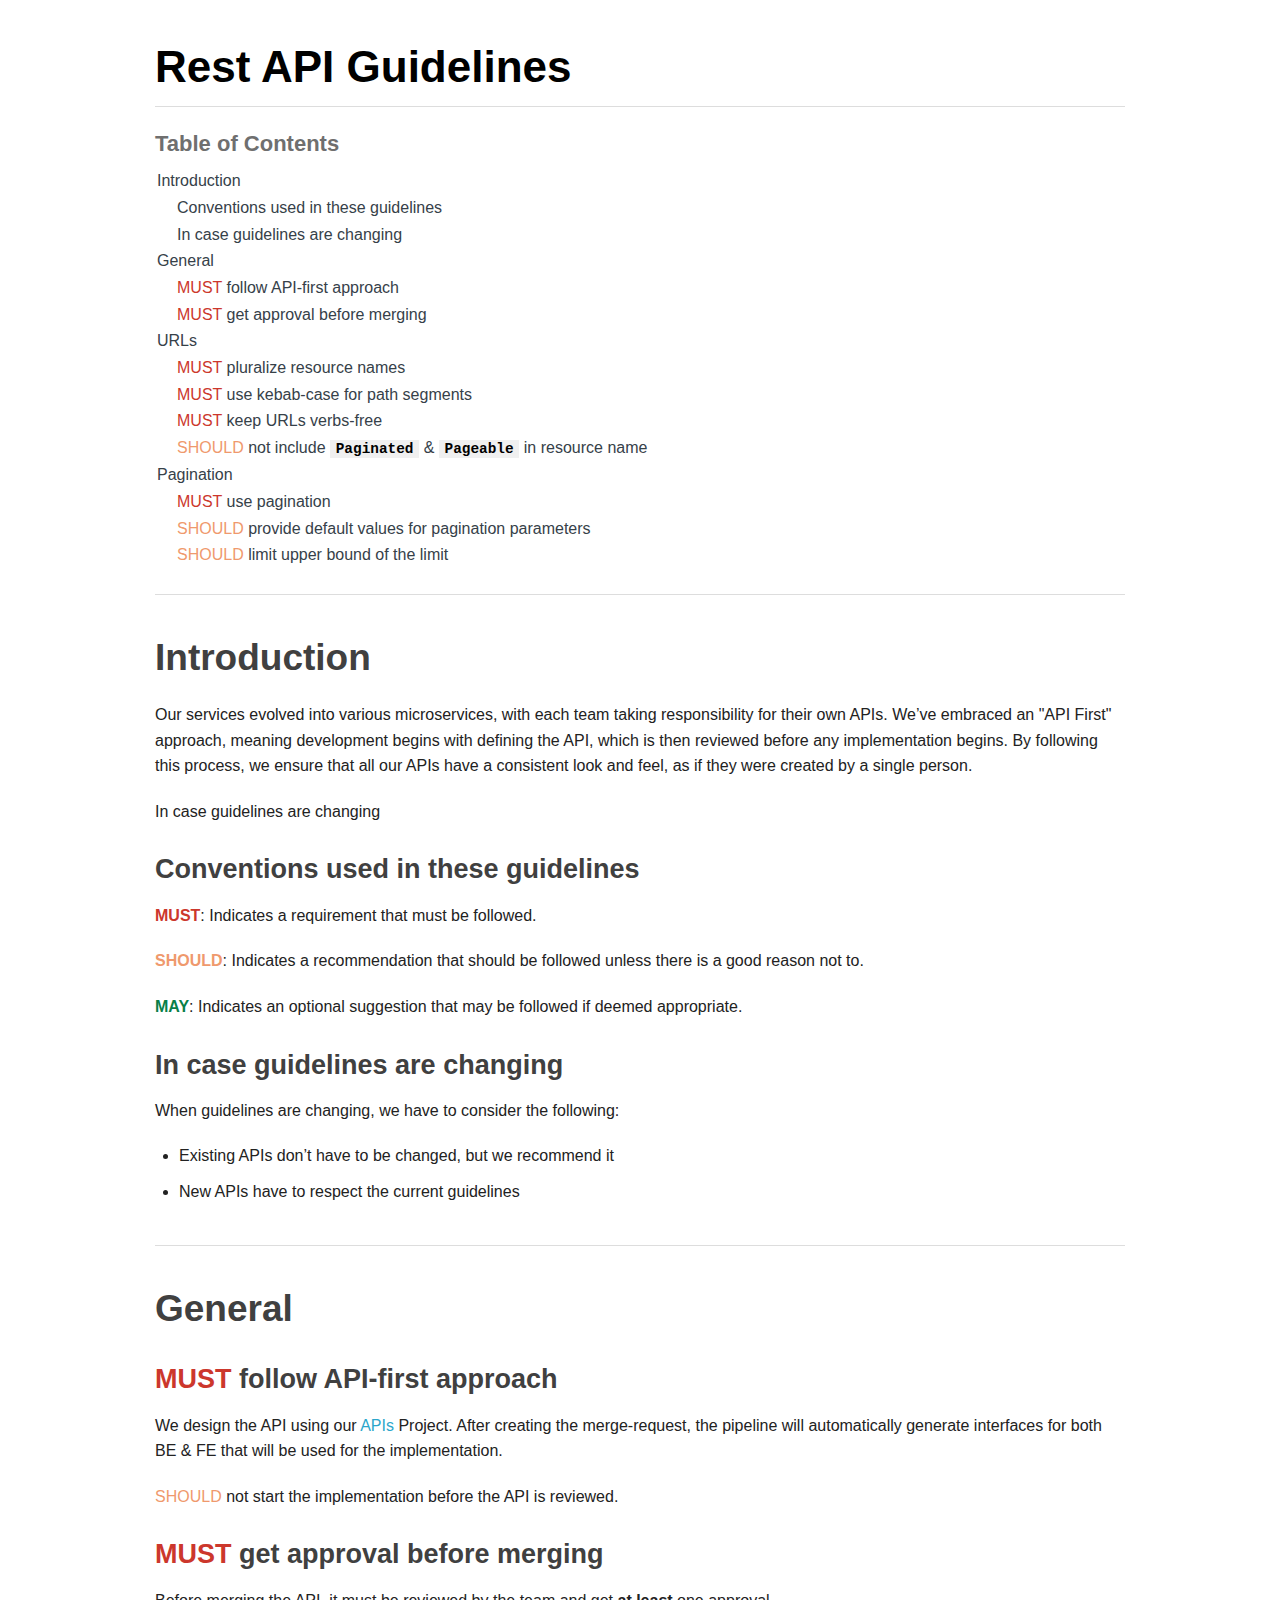
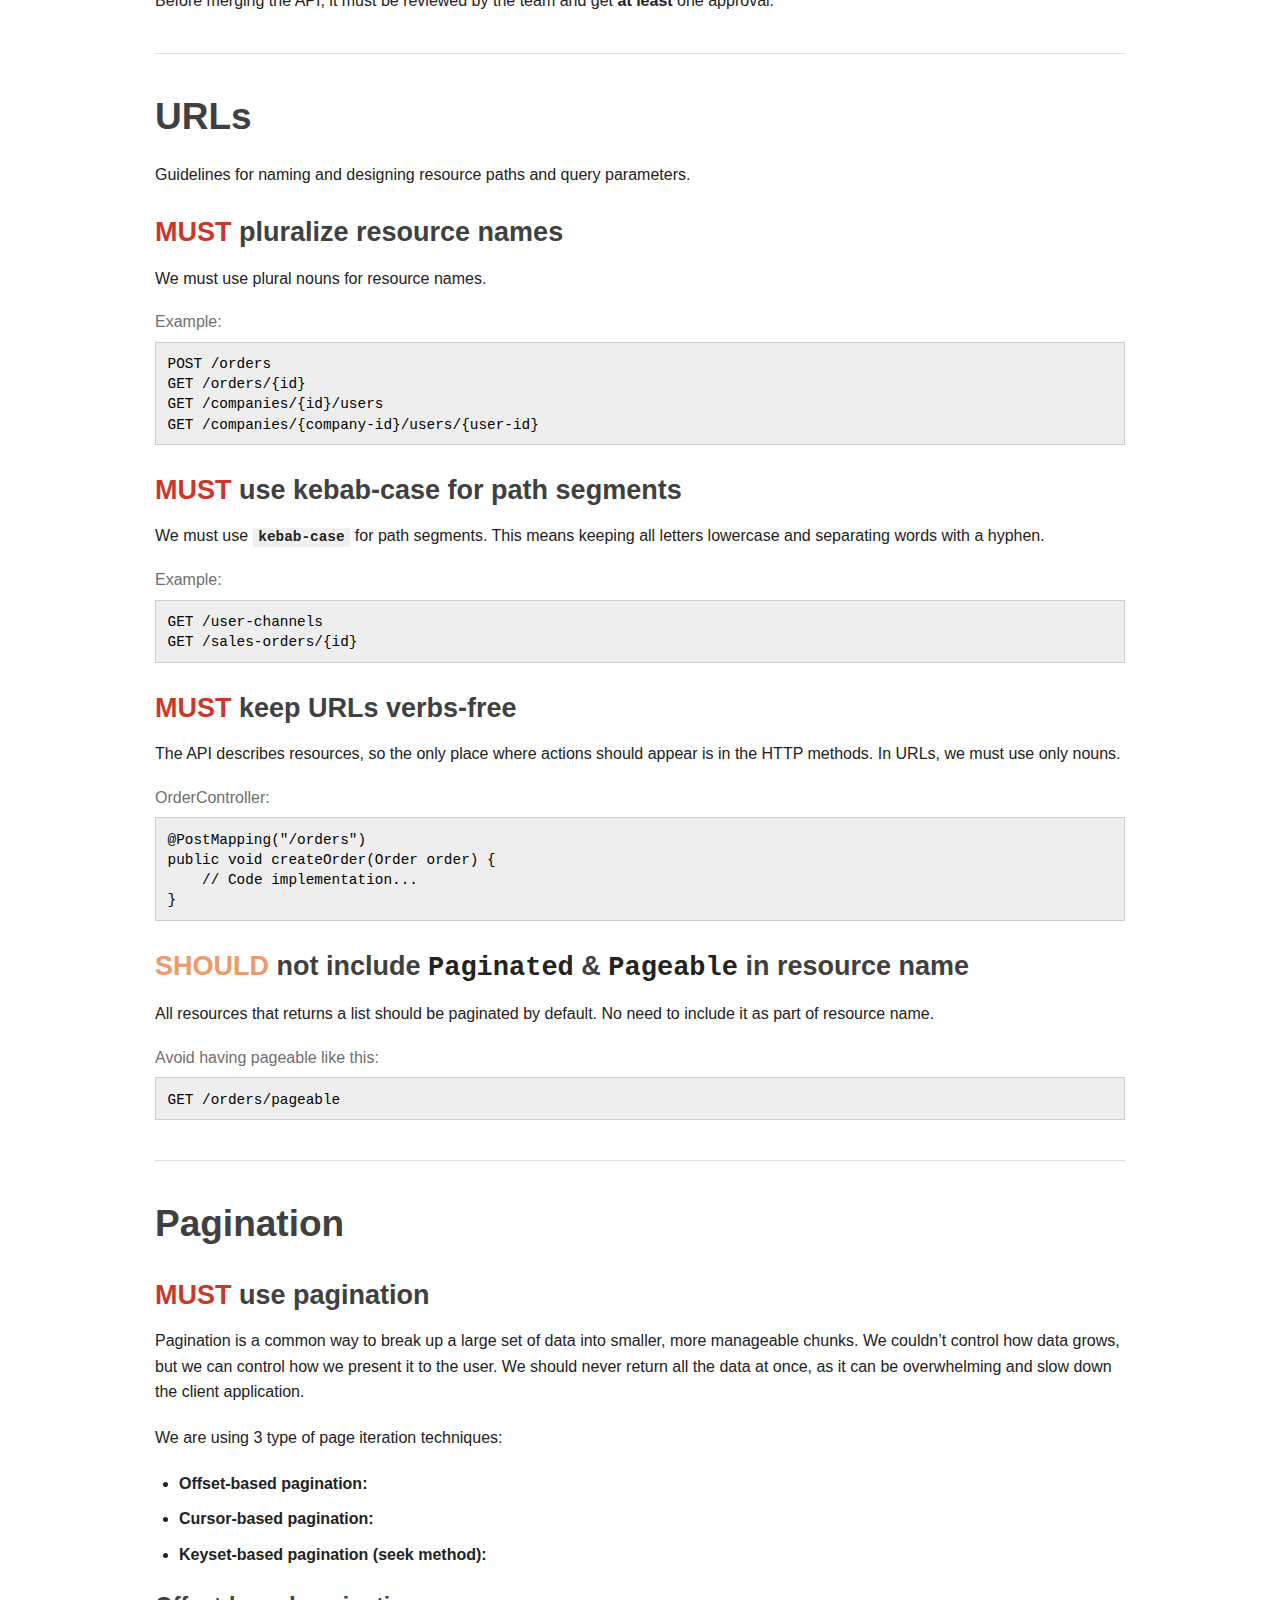
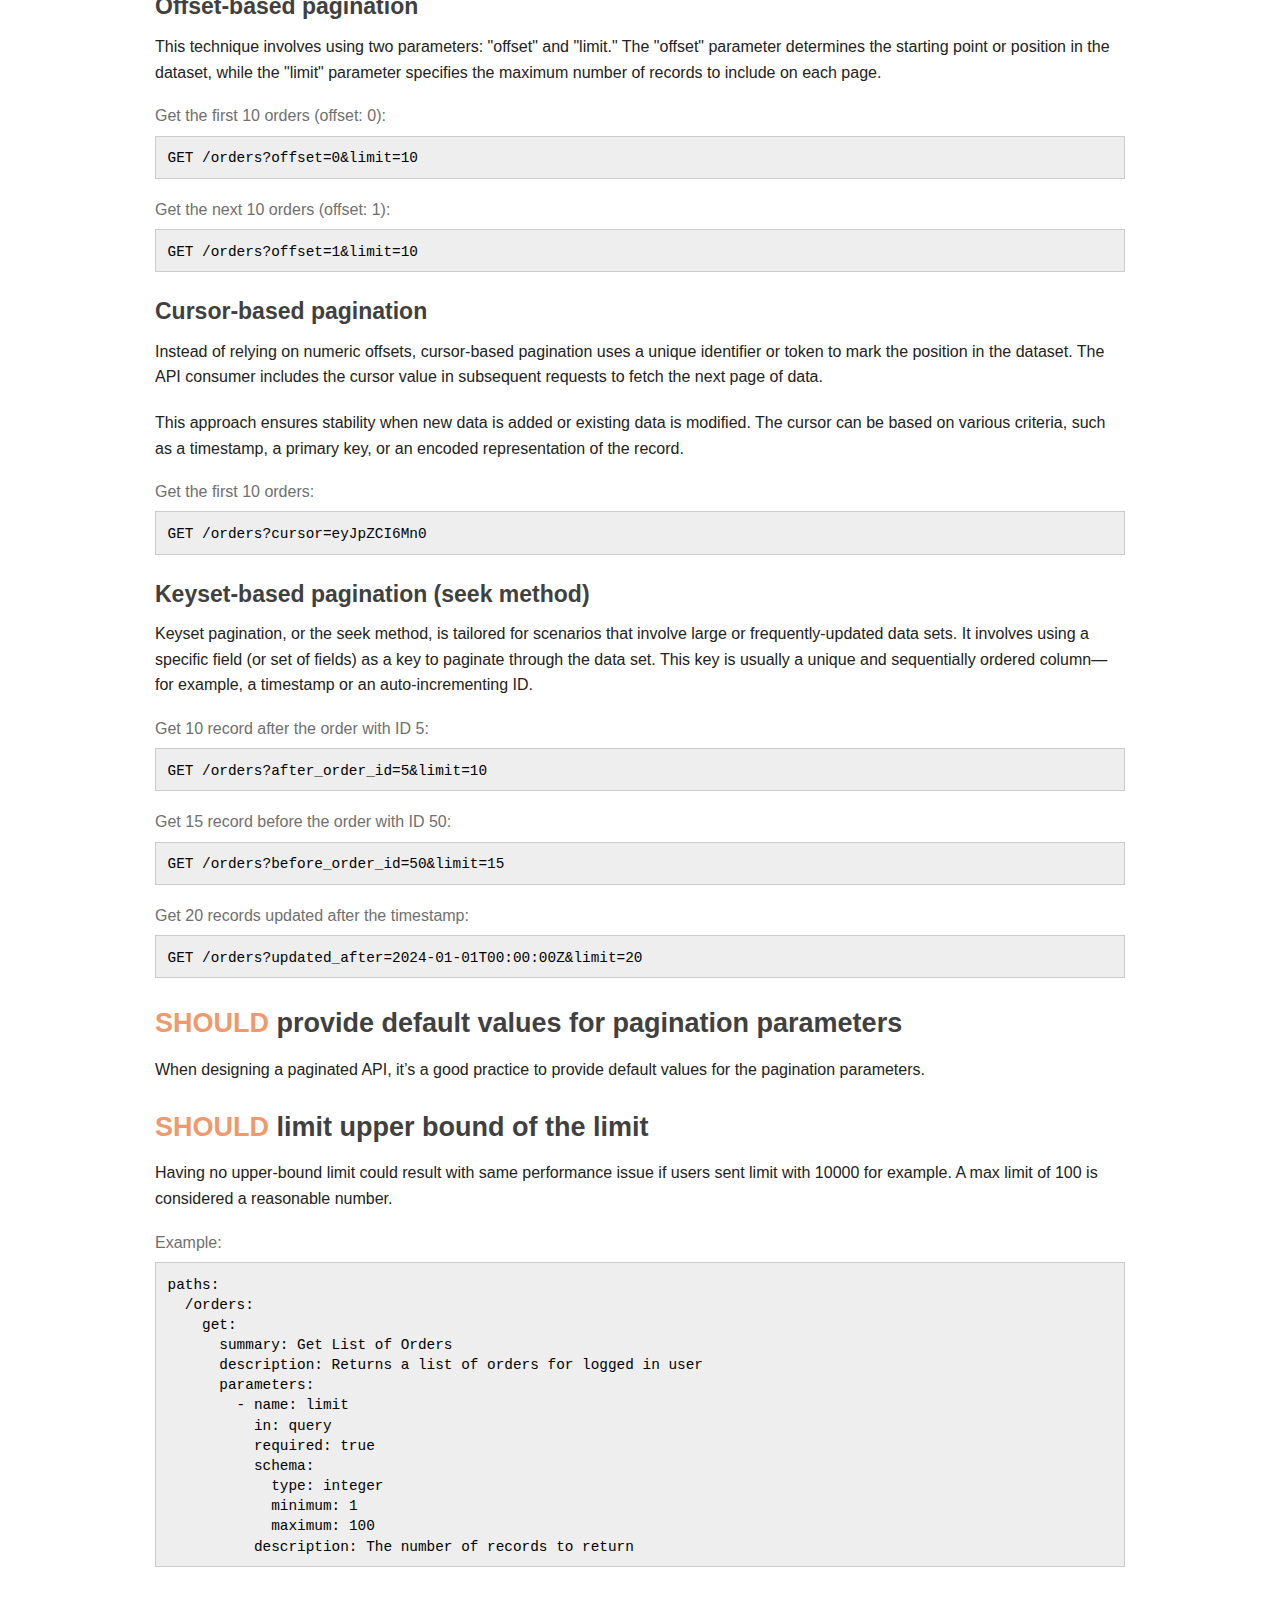
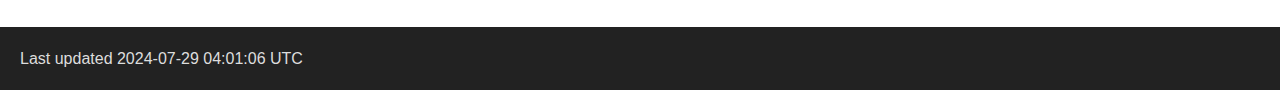
<file: docs/index.html>
<!DOCTYPE html>
<html lang="en">
<head>
<meta charset="UTF-8">
<meta http-equiv="X-UA-Compatible" content="IE=edge">
<meta name="viewport" content="width=device-width, initial-scale=1.0">
<meta name="generator" content="Asciidoctor 2.0.23">
<title>Rest API Guidelines</title>
<style>
:root {
  --cps-light-color-text-danger: #cc372c;
  --cps-light-color-text-warning: #ef996d;
  --cps-light-color-text-success: #087f48;
  --cps-light-color-text-informative: #026d9f;
}

article, footer, header, summary {
  display: block;
}

html {
  font-family: sans-serif;
  -ms-text-size-adjust: 100%;
  -webkit-text-size-adjust: 100%;
}

body {
  margin: 0;
}

a {
  background: transparent;
}

a:focus {
  outline: thin dotted;
}

a:active, a:hover {
  outline: 0;
}

h1 {
  font-size: 2em;
  margin: 0.67em 0;
  color: red;
}

strong {
  font-weight: bold;
}

mark {
  background: #ff0;
  color: #000;
}

code, pre {
  font-family: monospace, serif;
  font-size: 1em;
}

pre {
  white-space: pre-wrap;
}

*, *:before, *:after {
  -moz-box-sizing: border-box;
  -webkit-box-sizing: border-box;
  box-sizing: border-box;
}

html, body {
  font-size: 100%;
}

body {
  background: white;
  color: #222222;
  padding: 0;
  margin: 0;
  font-family: "Helvetica Neue", "Helvetica", Helvetica, Arial, sans-serif;
  font-weight: normal;
  font-style: normal;
  line-height: 1;
  position: relative;
  cursor: auto;
}

a:hover {
  cursor: pointer;
}

.listingblock > .title, .paragraph > .title, .ulist > .title {
  line-height: 1.4;
  color: #6f6f6f;
  font-weight: 300;
  margin-top: 0.2em;
  margin-bottom: 0.5em;
}

div, ul, li, h1, h2, h3, #toctitle, h4, pre, p {
  margin: 0;
  padding: 0;
  direction: ltr;
}

a {
  color: #2ba6cb;
  text-decoration: none;
  line-height: inherit;
}

a:hover, a:focus {
  color: #2795b6;
}

p {
  font-family: inherit;
  font-weight: normal;
  font-size: 1em;
  line-height: 1.6;
  margin-bottom: 1.25em;
  text-rendering: optimizeLegibility;
}

h1, h2, h3, #toctitle, h4 {
  font-family: "Helvetica Neue", "Helvetica", Helvetica, Arial, sans-serif;
  font-weight: bold;
  font-style: normal;
  color: #222222;
  text-rendering: optimizeLegibility;
  margin-top: 1em;
  margin-bottom: 0.5em;
  line-height: 1.2125em;
}

h1 {
  font-size: 2.125em;
}

h2 {
  font-size: 1.6875em;
}

h3, #toctitle {
  font-size: 1.375em;
}

h4 {
  font-size: 1.125em;
}

strong {
  font-weight: bold;
  line-height: inherit;
}

code {
  font-family: Consolas, "Liberation Mono", Courier, monospace;
  font-weight: bold;
  color: #7f0a0c;
}

ul {
  font-size: 1em;
  line-height: 1.6;
  margin-bottom: 1.25em;
  list-style-position: outside;
  font-family: inherit;
}

ul {
  margin-left: 1.5em;
}

ul li ul {
  margin-left: 1.25em;
  margin-bottom: 0;
  font-size: 1em;
}

@media only screen and (min-width: 768px) {
  h1, h2, h3, #toctitle, h4 {
    line-height: 1.4;
  }
  h1 {
    font-size: 2.75em;
  }
  h2 {
    font-size: 2.3125em;
  }
  h3, #toctitle {
    font-size: 1.6875em;
  }
  h4 {
    font-size: 1.4375em;
  }
}

body {
  -moz-osx-font-smoothing: grayscale;
  -webkit-font-smoothing: antialiased;
  tab-size: 4;
}

h1, h2, h3, #toctitle, h4 {
  line-height: 1.4;
}

:not(pre):not([class^=L]) > code {
  font-size: inherit;
  font-style: normal !important;
  letter-spacing: 0;
  padding: 0;
  line-height: inherit;
  word-wrap: break-word;
}

pre, pre > code {
  line-height: 1.4;
  color: black;
  font-family: monospace, serif;
  font-weight: normal;
}

strong strong {
  font-weight: normal;
}

#header, #content, #footer {
  width: 100%;
  margin-left: auto;
  margin-right: auto;
  margin-top: 0;
  margin-bottom: 0;
  max-width: 62.5em;
  *zoom: 1;
  position: relative;
  padding-left: 0.9375em;
  padding-right: 0.9375em;
}

#header:before, #header:after, #content:before, #content:after, #footer:before, #footer:after {
  content: " ";
  display: table;
}

#header:after, #content:after, #footer:after {
  clear: both;
}

#content {
  margin-top: 1.25em;
}

#content:before {
  content: none;
}

#header > h1:first-child {
  color: black;
  margin-top: 2.25rem;
  margin-bottom: 0;
}

#header > h1:first-child + #toc {
  margin-top: 8px;
  border-top: 1px solid #dddddd;
}

#header > h1:only-child {
  border-bottom: 1px solid #dddddd;
  padding-bottom: 8px;
}

#content > h1:first-child:not([class]) {
  color: black;
  border-bottom: 1px solid #dddddd;
  padding-bottom: 8px;
  margin-top: 0;
  padding-top: 1rem;
  margin-bottom: 1.25rem;
}

#toc {
  border-bottom: 1px solid #dddddd;
  padding-bottom: 0.5em;
}

#toc > ul {
  margin-left: 0.125em;
}

#toc ul {
  font-family: "Helvetica Neue", "Helvetica", Helvetica, Arial, sans-serif;
  list-style-type: none;
}

#toc li {
  line-height: 1.3334;
  margin-top: 0.3334em;
}

#toc a {
  text-decoration: none;
}

#toc a:active {
  text-decoration: underline;
}

#toctitle {
  color: #6f6f6f;
  font-size: 1.2em;
}

@media only screen and (min-width: 768px) {
  #toctitle {
    font-size: 1.375em;
  }
}

#content #toc {
  border-style: solid;
  border-width: 1px;
  border-color: #d9d9d9;
  margin-bottom: 1.25em;
  padding: 1.25em;
  background: #f2f2f2;
  -webkit-border-radius: 0;
  border-radius: 0;
}

#content #toc > :first-child {
  margin-top: 0;
}

#content #toc > :last-child {
  margin-bottom: 0;
}

#footer {
  max-width: 100%;
  background-color: #222222;
  padding: 1.25em;
}

#footer-text {
  color: #dddddd;
  line-height: 1.44;
}

#content {
  margin-bottom: 0.625em;
}

.sect1 {
  padding-bottom: 0.625em;
}

@media only screen and (min-width: 768px) {
  #content {
    margin-bottom: 1.25em;
  }
  .sect1 {
    padding-bottom: 1.25em;
  }
}

.sect1:last-child {
  padding-bottom: 0;
}

.sect1 + .sect1 {
  border-top: 1px solid #dddddd;
}

.listingblock {
  margin-bottom: 1.25em;
}

.listingblock > .title, .paragraph > .title, .ulist > .title {
  text-rendering: optimizeLegibility;
  text-align: left;
}

.listingblock pre:not(.highlight), .listingblock pre[class="highlight"] {
  background: #eeeeee;
}

.listingblock pre, .listingblock pre[class] {
  border: 1px solid #cccccc;
  -webkit-border-radius: 0;
  border-radius: 0;
  word-wrap: break-word;
  overflow-x: auto;
  padding: 0.8em 0.8em 0.65em 0.8em;
  font-size: 0.9em;
}

.listingblock > .content {
  position: relative;
}

.listingblock code[data-lang]:before {
  display: none;
  content: attr(data-lang);
  position: absolute;
  font-size: 0.75em;
  top: 0.425rem;
  right: 0.5rem;
  line-height: 1;
  text-transform: uppercase;
  color: #999;
}

.listingblock:hover code[data-lang]:before {
  display: block;
}

ul > li p, .ulist .ulist {
  margin-bottom: 0.625em;
}

.listingblock pre {
  background: #eeeeee;
}

.listingblock > .title, .paragraph > .title, .ulist > .title {
  line-height: 1.4;
  color: #6f6f6f;
  font-weight: 300;
  margin-top: 0.2em;
  margin-bottom: 0.5em;
}

div, ul, li, h1, h2, h3, #toctitle, h4, pre, p {
  margin: 0;
  padding: 0;
  direction: ltr;
}

h1, h2, h3 > code {
  background: none !important;
  color: #222222;
}

a {
  color: #2ba6cb;
  text-decoration: none;
  line-height: inherit;
}

a:hover, a:focus {
  color: #2795b6;
}

p {
  font-family: inherit;
  font-weight: normal;
  font-size: 1em;
  line-height: 1.6;
  margin-bottom: 1.25em;
  text-rendering: optimizeLegibility;
}

h1, h2, h3, #toctitle, h4 {
  font-family: "Helvetica Neue", "Helvetica", Helvetica, Arial, sans-serif;
  font-weight: bold;
  font-style: normal;
  color: #404040;
  text-rendering: optimizeLegibility;
  margin-top: 1em;
  margin-bottom: 0.5em;
  line-height: 1.2125em;
}

h1 {
  font-size: 2.125em;
}

h2 {
  font-size: 1.6875em;
}

h3, #toctitle {
  font-size: 1.375em;
}

h4 {
  font-size: 1.125em;
}

strong {
  font-weight: bold;
  line-height: inherit;
}

code {
  font-family: Consolas, "Liberation Mono", Courier, monospace;
  font-weight: bold;
  color: #7f0a0c;
}

ul {
  font-size: 1em;
  line-height: 1.6;
  margin-bottom: 1.25em;
  list-style-position: outside;
  font-family: inherit;
}

ul {
  margin-left: 1.5em;
}

ul li ul {
  margin-left: 1.25em;
  margin-bottom: 0;
  font-size: 1em;
}

@media only screen and (min-width: 768px) {
  h1, h2, h3, #toctitle, h4 {
    line-height: 1.4;
  }
  h1 {
    font-size: 2.75em;
  }
  h2 {
    font-size: 2.3125em;
  }
  h3, #toctitle {
    font-size: 1.6875em;
  }
  h4 {
    font-size: 1.4375em;
  }
}

body {
  -moz-osx-font-smoothing: grayscale;
  -webkit-font-smoothing: antialiased;
  tab-size: 4;
}

h1, h2, h3, #toctitle, h4 {
  line-height: 1.4;
}

:not(pre):not([class^=L]) > code {
  font-size: inherit;
  font-style: normal !important;
  letter-spacing: 0;
  padding: 0;
  line-height: inherit;
  word-wrap: break-word;
}

pre, pre > code {
  line-height: 1.4;
  color: black;
  font-family: monospace, serif;
  font-weight: normal;
}

strong strong {
  font-weight: normal;
}

#header:before, #header:after, #content:before, #content:after, #footer:before, #footer:after {
  content: " ";
  display: table;
}

#header:after, #content:after, #footer:after {
  clear: both;
}

#content {
  margin-top: 1.25em;
}

#content:before {
  content: none;
}

#header > h1:only-child {
  border-bottom: 1px solid #dddddd;
  padding-bottom: 8px;
}

#content > h1:first-child:not([class]) {
  color: black;
  border-bottom: 1px solid #dddddd;
  padding-bottom: 8px;
  margin-top: 0;
  padding-top: 1rem;
  margin-bottom: 1.25rem;
}

#toc {
  border-bottom: 1px solid #dddddd;
  padding-bottom: 0.5em;
}

#toc > ul {
  margin-left: 0.125em;
}

#toc ul {
  font-family: "Helvetica Neue", "Helvetica", Helvetica, Arial, sans-serif;
  list-style-type: none;
}

#toc li {
  line-height: 1.3334;
  margin-top: 0.3334em;
}

#toc a {
  text-decoration: none;
}

#toc a:active {
  text-decoration: underline;
}

#toctitle {
  color: #6f6f6f;
  font-size: 1.2em;
}

@media only screen and (min-width: 768px) {
  #toctitle {
    font-size: 1.375em;
  }
}

#content #toc {
  border-style: solid;
  border-width: 1px;
  border-color: #d9d9d9;
  margin-bottom: 1.25em;
  padding: 1.25em;
  background: #f2f2f2;
  -webkit-border-radius: 0;
  border-radius: 0;
}

#content #toc > :first-child {
  margin-top: 0;
}

#content #toc > :last-child {
  margin-bottom: 0;
}

#footer {
  max-width: 100%;
  background-color: #222222;
  padding: 1.25em;
}

#footer-text {
  color: #dddddd;
  line-height: 1.44;
}

#content {
  margin-bottom: 0.625em;
}

.sect1 {
  padding-bottom: 0.625em;
}

@media only screen and (min-width: 768px) {
  #content {
    margin-bottom: 1.25em;
  }
  .sect1 {
    padding-bottom: 1.25em;
  }
}

.sect1:last-child {
  padding-bottom: 20px;
}

.sect1 + .sect1 {
  border-top: 1px solid #dddddd;
}

#toc a {
  color: #364149;
}

p > code {
  background-color: #f0f0f0;
  padding: .1em .4em .1em .4em !important;
  font-size: .9em !important;
  color: inherit;
}

a > code {
  background-color: #f0f0f0;
  padding: .1em .4em .1em .4em !important;
  font-size: .9em !important;
  color: black;
}

code * {
  font-size: .85em !important;
  background-color: transparent !important;
}

code * {
  font-size: .85em !important;
  background-color: transparent !important;
}

.must-keyword {
  color: var(--cps-light-color-text-danger);
}

.should-keyword {
  color: var(--cps-light-color-text-warning)
}

.may-keyword {
  color: var(--cps-light-color-text-success);
}


</style>
</head>
<body class="article">
<div id="header">
<h1>Rest API Guidelines</h1>
<div id="toc" class="toc">
<div id="toctitle">Table of Contents</div>
<ul class="sectlevel1">
<li><a href="#_introduction">Introduction</a>
<ul class="sectlevel2">
<li><a href="#_conventions_used_in_these_guidelines">Conventions used in these guidelines</a></li>
<li><a href="#_in_case_guidelines_are_changing">In case guidelines are changing</a></li>
</ul>
</li>
<li><a href="#_general">General</a>
<ul class="sectlevel2">
<li><a href="#_must_follow_api_first_approach"><span class="must-keyword">MUST</span> follow API-first approach</a></li>
<li><a href="#_must_get_approval_before_merging"><span class="must-keyword">MUST</span> get approval before merging</a></li>
</ul>
</li>
<li><a href="#_urls">URLs</a>
<ul class="sectlevel2">
<li><a href="#_must_pluralize_resource_names"><span class="must-keyword">MUST</span> pluralize resource names</a></li>
<li><a href="#_must_use_kebab_case_for_path_segments"><span class="must-keyword">MUST</span> use kebab-case for path segments</a></li>
<li><a href="#_must_keep_urls_verbs_free"><span class="must-keyword">MUST</span> keep URLs verbs-free</a></li>
<li><a href="#_should_not_include_paginated_pageable_in_resource_name"><span class="should-keyword">SHOULD</span> not include <code>Paginated</code> &amp; <code>Pageable</code> in resource name</a></li>
</ul>
</li>
<li><a href="#_pagination">Pagination</a>
<ul class="sectlevel2">
<li><a href="#_must_use_pagination"><span class="must-keyword">MUST</span> use pagination</a></li>
<li><a href="#_should_provide_default_values_for_pagination_parameters"><span class="should-keyword">SHOULD</span> provide default values for pagination parameters</a></li>
<li><a href="#_should_limit_upper_bound_of_the_limit"><span class="should-keyword">SHOULD</span> limit upper bound of the limit</a></li>
</ul>
</li>
</ul>
</div>
</div>
<div id="content">
<div class="sect1">
<h2 id="_introduction">Introduction</h2>
<div class="sectionbody">
<div class="paragraph">
<p>Our services evolved into various microservices, with each team taking responsibility for their own APIs.
We&#8217;ve embraced an "API First" approach, meaning development begins with defining the API, which is then reviewed before any implementation begins.
By following this process, we ensure that all our APIs have a consistent look and feel, as if they were created by a single person.</p>
</div>
<div class="paragraph">
<p>In case guidelines are changing</p>
</div>
<div class="sect2">
<h3 id="_conventions_used_in_these_guidelines">Conventions used in these guidelines</h3>
<div class="paragraph">
<p><span class="must-keyword"><strong>MUST</strong></span>: Indicates a requirement that must be followed.</p>
</div>
<div class="paragraph">
<p><span class="should-keyword"><strong>SHOULD</strong></span>: Indicates a recommendation that should be followed unless there is a good reason not to.</p>
</div>
<div class="paragraph">
<p><span class="may-keyword"><strong>MAY</strong></span>: Indicates an optional suggestion that may be followed if deemed appropriate.</p>
</div>
</div>
<div class="sect2">
<h3 id="_in_case_guidelines_are_changing">In case guidelines are changing</h3>
<div class="paragraph">
<p>When guidelines are changing, we have to consider the following:</p>
</div>
<div class="ulist">
<ul>
<li>
<p>Existing APIs don’t have to be changed, but we recommend it</p>
</li>
<li>
<p>New APIs have to respect the current guidelines</p>
</li>
</ul>
</div>
</div>
</div>
</div>
<div class="sect1">
<h2 id="_general">General</h2>
<div class="sectionbody">
<div class="sect2">
<h3 id="_must_follow_api_first_approach"><span class="must-keyword">MUST</span> follow API-first approach</h3>
<div class="paragraph">
<p>We design the API using our <a href="https://gitlab.com/container-xchange/shared/apis">APIs</a> Project.
After creating the merge-request, the pipeline will automatically generate interfaces for both BE &amp; FE that will be used for the implementation.</p>
</div>
<div class="paragraph">
<p><span class="should-keyword">SHOULD</span> not start the implementation before the API is reviewed.</p>
</div>
</div>
<div class="sect2">
<h3 id="_must_get_approval_before_merging"><span class="must-keyword">MUST</span> get approval before merging</h3>
<div class="paragraph">
<p>Before merging the API, it must be reviewed by the team and get <strong>at least</strong> one approval.</p>
</div>
</div>
</div>
</div>
<div class="sect1">
<h2 id="_urls">URLs</h2>
<div class="sectionbody">
<div class="paragraph">
<p>Guidelines for naming and designing resource paths and query parameters.</p>
</div>
<div class="sect2">
<h3 id="_must_pluralize_resource_names"><span class="must-keyword">MUST</span> pluralize resource names</h3>
<div class="paragraph">
<p>We must use plural nouns for resource names.</p>
</div>
<div class="listingblock">
<div class="title">Example:</div>
<div class="content">
<pre class="highlight"><code class="language-http" data-lang="http">POST /orders
GET /orders/{id}
GET /companies/{id}/users
GET /companies/{company-id}/users/{user-id}</code></pre>
</div>
</div>
</div>
<div class="sect2">
<h3 id="_must_use_kebab_case_for_path_segments"><span class="must-keyword">MUST</span> use kebab-case for path segments</h3>
<div class="paragraph">
<p>We must use <code>kebab-case</code> for path segments.
This means keeping all letters lowercase and separating words with a hyphen.</p>
</div>
<div class="listingblock">
<div class="title">Example:</div>
<div class="content">
<pre class="highlight"><code class="language-http" data-lang="http">GET /user-channels
GET /sales-orders/{id}</code></pre>
</div>
</div>
</div>
<div class="sect2">
<h3 id="_must_keep_urls_verbs_free"><span class="must-keyword">MUST</span> keep URLs verbs-free</h3>
<div class="paragraph">
<p>The API describes resources, so the only place where actions should appear is in the HTTP methods.
In URLs, we must use only nouns.</p>
</div>
<div class="listingblock">
<div class="title">OrderController:</div>
<div class="content">
<pre class="highlight"><code class="language-java" data-lang="java">@PostMapping("/orders")
public void createOrder(Order order) {
	// Code implementation...
}</code></pre>
</div>
</div>
</div>
<div class="sect2">
<h3 id="_should_not_include_paginated_pageable_in_resource_name"><span class="should-keyword">SHOULD</span> not include <code>Paginated</code> &amp; <code>Pageable</code> in resource name</h3>
<div class="paragraph">
<p>All resources that returns a list should be paginated by default.
No need to include it as part of resource name.</p>
</div>
<div class="listingblock">
<div class="title">Avoid having pageable like this:</div>
<div class="content">
<pre class="highlight"><code class="language-http" data-lang="http">GET /orders/pageable</code></pre>
</div>
</div>
</div>
</div>
</div>
<div class="sect1">
<h2 id="_pagination">Pagination</h2>
<div class="sectionbody">
<div class="sect2">
<h3 id="_must_use_pagination"><span class="must-keyword">MUST</span> use pagination</h3>
<div class="paragraph">
<p>Pagination is a common way to break up a large set of data into smaller, more manageable chunks.
We couldn&#8217;t control how data grows, but we can control how we present it to the user.
We should never return all the data at once, as it can be overwhelming and slow down the client application.</p>
</div>
<div class="paragraph">
<p>We are using 3 type of page iteration techniques:</p>
</div>
<div class="ulist">
<ul>
<li>
<p><strong>Offset-based pagination:</strong></p>
</li>
<li>
<p><strong>Cursor-based pagination:</strong></p>
</li>
<li>
<p><strong>Keyset-based pagination (seek method):</strong></p>
</li>
</ul>
</div>
<div class="sect3">
<h4 id="_offset_based_pagination">Offset-based pagination</h4>
<div class="paragraph">
<p>This technique involves using two parameters: "offset" and "limit." The "offset" parameter determines the starting point or position in the dataset, while the "limit" parameter specifies the maximum number of records to include on each page.</p>
</div>
<div class="listingblock">
<div class="title">Get the first 10 orders (offset: 0):</div>
<div class="content">
<pre class="highlight"><code class="language-httprequest" data-lang="httprequest">GET /orders?offset=0&amp;limit=10</code></pre>
</div>
</div>
<div class="listingblock">
<div class="title">Get the next 10 orders (offset: 1):</div>
<div class="content">
<pre class="highlight"><code class="language-http" data-lang="http">GET /orders?offset=1&amp;limit=10</code></pre>
</div>
</div>
</div>
<div class="sect3">
<h4 id="_cursor_based_pagination">Cursor-based pagination</h4>
<div class="paragraph">
<p>Instead of relying on numeric offsets, cursor-based pagination uses a unique identifier or token to mark the position in the dataset.
The API consumer includes the cursor value in subsequent requests to fetch the next page of data.</p>
</div>
<div class="paragraph">
<p>This approach ensures stability when new data is added or existing data is modified.
The cursor can be based on various criteria, such as a timestamp, a primary key, or an encoded representation of the record.</p>
</div>
<div class="listingblock">
<div class="title">Get the first 10 orders:</div>
<div class="content">
<pre class="highlight"><code class="language-httprequest" data-lang="httprequest">GET /orders?cursor=eyJpZCI6Mn0</code></pre>
</div>
</div>
</div>
<div class="sect3">
<h4 id="_keyset_based_pagination_seek_method">Keyset-based pagination (seek method)</h4>
<div class="paragraph">
<p>Keyset pagination, or the seek method, is tailored for scenarios that involve large or frequently-updated data sets.
It involves using a specific field (or set of fields) as a key to paginate through the data set.
This key is usually a unique and sequentially ordered column—for example, a timestamp or an auto-incrementing ID.</p>
</div>
<div class="listingblock">
<div class="title">Get 10 record after the order with ID 5:</div>
<div class="content">
<pre class="highlight"><code class="language-httprequest" data-lang="httprequest">GET /orders?after_order_id=5&amp;limit=10</code></pre>
</div>
</div>
<div class="listingblock">
<div class="title">Get 15 record before the order with ID 50:</div>
<div class="content">
<pre class="highlight"><code class="language-httprequest" data-lang="httprequest">GET /orders?before_order_id=50&amp;limit=15</code></pre>
</div>
</div>
<div class="listingblock">
<div class="title">Get 20 records updated after the timestamp:</div>
<div class="content">
<pre class="highlight"><code class="language-httprequest" data-lang="httprequest">GET /orders?updated_after=2024-01-01T00:00:00Z&amp;limit=20</code></pre>
</div>
</div>
</div>
</div>
<div class="sect2">
<h3 id="_should_provide_default_values_for_pagination_parameters"><span class="should-keyword">SHOULD</span> provide default values for pagination parameters</h3>
<div class="paragraph">
<p>When designing a paginated API, it&#8217;s a good practice to provide default values for the pagination parameters.</p>
</div>
</div>
<div class="sect2">
<h3 id="_should_limit_upper_bound_of_the_limit"><span class="should-keyword">SHOULD</span> limit upper bound of the limit</h3>
<div class="paragraph">
<p>Having no upper-bound limit could result with same performance issue if users sent limit with 10000 for example.
A max limit of 100 is considered a reasonable number.</p>
</div>
<div class="listingblock">
<div class="title">Example:</div>
<div class="content">
<pre class="highlight"><code class="language-yaml" data-lang="yaml">paths:
  /orders:
    get:
      summary: Get List of Orders
      description: Returns a list of orders for logged in user
      parameters:
        - name: limit
          in: query
          required: true
          schema:
            type: integer
            minimum: 1
            maximum: 100
          description: The number of records to return</code></pre>
</div>
</div>
</div>
</div>
</div>
</div>
<div id="footer">
<div id="footer-text">
Last updated 2024-07-29 04:01:06 UTC
</div>
</div>
</body>
</html>
</file>
